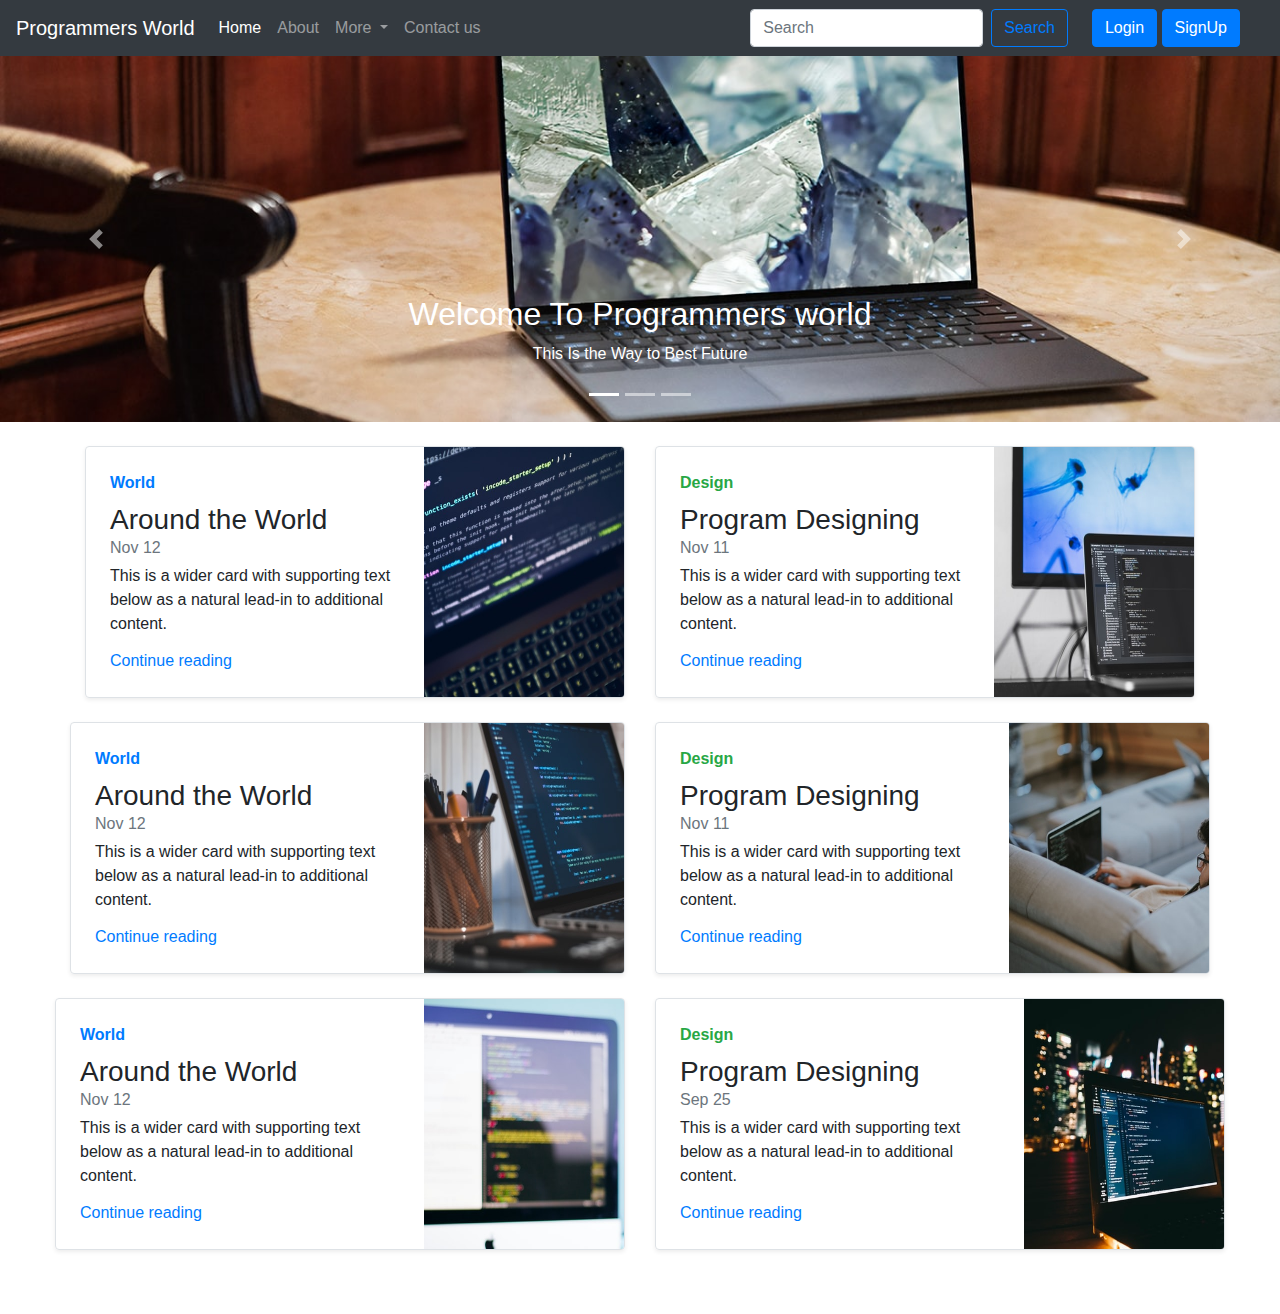
<file: index.html>
<!doctype html>
<html lang="en">

<head>
    <!-- Required meta tags -->
    <meta charset="utf-8">
    <meta name="viewport" content="width=device-width, initial-scale=1, shrink-to-fit=no">

    <!-- Bootstrap CSS -->
    <link rel="stylesheet" href="https://stackpath.bootstrapcdn.com/bootstrap/4.5.2/css/bootstrap.min.css"
        integrity="sha384-JcKb8q3iqJ61gNV9KGb8thSsNjpSL0n8PARn9HuZOnIxN0hoP+VmmDGMN5t9UJ0Z" crossorigin="anonymous">

    <title>Vikas-Programmers world!</title>
</head>

<body>
    <nav class="navbar navbar-expand-lg navbar-dark bg-dark">
        <a class="navbar-brand" href="/">Programmers World</a>
        <button class="navbar-toggler" type="button" data-toggle="collapse" data-target="#navbarSupportedContent"
            aria-controls="navbarSupportedContent" aria-expanded="false" aria-label="Toggle navigation">
            <span class="navbar-toggler-icon"></span>
        </button>

        <div class="collapse navbar-collapse" id="navbarSupportedContent">
            <ul class="navbar-nav mr-auto">
                <li class="nav-item active">
                    <a class="nav-link" href="#">Home <span class="sr-only">(current)</span></a>
                </li>
                <li class="nav-item">
                    <a class="nav-link" href="/about.html">About</a>
                </li>
                <li class="nav-item dropdown">
                    <a class="nav-link dropdown-toggle" href="#" id="navbarDropdown" role="button"
                        data-toggle="dropdown" aria-haspopup="true" aria-expanded="false">
                        More
                    </a>
                    <div class="dropdown-menu" aria-labelledby="navbarDropdown">
                        <a class="dropdown-item" href="#">C</a>
                        <a class="dropdown-item" href="#">C++</a>
                        <a class="dropdown-item" href="#">Java</a>
                        <div class="dropdown-divider"></div>
                        <a class="dropdown-item" href="#">more</a>
                    </div>
                </li>

                <li class="nav-item">
                    <a class="nav-link" href="/contact.html">Contact us</a>
                </li>
            </ul>
            <form class="form-inline my-2 my-lg-0">
                <input class="form-control mr-sm-2" type="search" placeholder="Search" aria-label="Search">
                <button class="btn btn-outline-primary   my-2 my-sm-0" type="submit">Search</button>
            </form>

            <div class="mx-4">
                <button type="button" class="btn btn-primary" data-toggle="modal" 
                data-target="#loginModal">Login</button>
                <button type="button" class="btn btn-primary" data-toggle="modal"
                 data-target="#SignUpModal">SignUp</button>
            </div>
        </div>
    </nav>

  
  
  <!-- Login Modal -->
  <div class="modal fade" id="loginModal" tabindex="-1" aria-labelledby="loginModalLabel" aria-hidden="true">
    <div class="modal-dialog">
      <div class="modal-content">
        <div class="modal-header">
          <h5 class="modal-title" id="loginModalLabel">Login To Programmers World</h5>
          <button type="button" class="close" data-dismiss="modal" aria-label="Close">
            <span aria-hidden="true">&times;</span>
          </button>
        </div>
        <div class="modal-body">
            <form>
                <div class="form-group">
                  <label for="exampleInputEmail1">Email address</label>
                  <input type="email" class="form-control" id="exampleInputEmail1" aria-describedby="emailHelp">
                  <small id="emailHelp" class="form-text text-muted">We'll never share your email with anyone else.</small>
                </div>
                <div class="form-group">
                  <label for="exampleInputPassword1">Password</label>
                  <input type="password" class="form-control" id="exampleInputPassword1">
                </div>
               
                <button type="submit" class="btn btn-primary">Login</button>
              </form>
        </div>
        <div class="modal-footer">
          <button type="button" class="btn btn-secondary" data-dismiss="modal">Close</button>
          
        </div>
      </div>
    </div>
  </div>
 
  <!--  SignUp Modal -->
  <div class="modal fade" id="SignUpModal" tabindex="-1" aria-labelledby="SignUpModalLabel" aria-hidden="true">
    <div class="modal-dialog">
      <div class="modal-content">
        <div class="modal-header">
          <h5 class="modal-title" id="SignUpModalLabel"> SignUp To Programmers World</h5>
          <button type="button" class="close" data-dismiss="modal" aria-label="Close">
            <span aria-hidden="true">&times;</span>
          </button>
        </div>
        <div class="modal-body">
            <form>
                <div class="form-group">
                  <label for="exampleInputEmail1">Email address</label>
                  
                  <input type="email" class="form-control" id="exampleInputEmail1" aria-describedby="emailHelp">
                  
                  <label for="exampleInputEmail1">Enter Your name</label>
                  <input type="name" class="form-control" id="name">
                </div>
                <div class="form-group">
                  <label for="exampleInputPassword1">Password</label>
                  <input type="password" class="form-control" id="exampleInputPassword1">
                  <label for="exampleInpuctPassword1"> Confirm Password</label>
                  <input type="cpassword" class="form-control" id="cexampleInputPassword1">
                </div>
                
                <button type="submit" class="btn btn-primary">Create an Account</button>
              </form>
        </div>
        <div class="modal-footer">
          <button type="button" class="btn btn-secondary" data-dismiss="modal">Close</button>
          
        </div>
        </div>
      </div>
    </div>
  </div>
    <div id="carouselExampleCaptions" class="carousel slide carousel-fade" data-ride="carousel">
        <ol class="carousel-indicators">
            <li data-target="#carouselExampleCaptions" data-slide-to="0" class="active"></li>
            <li data-target="#carouselExampleCaptions" data-slide-to="1"></li>
            <li data-target="#carouselExampleCaptions" data-slide-to="2"></li>
        </ol>
        <div class="carousel-inner">
            <div class="carousel-item active">
                <img src="/assets/4.jpg" class="d-block w-100" alt="...">
                <div class="carousel-caption d-none d-md-block">
                    <h2>Welcome To Programmers world</h2>
                    <p>This Is the Way to Best Future</p>
                </div>
            </div>
            <div class="carousel-item">
                <img src="/assets/1.jpg" class="d-block w-100" alt="...">
                <div class="carousel-caption d-none d-md-block">
                    <h2>Perfection to the world</h2>
                    <p>This Is the Way to Best Future</p>
                </div>
            </div>
            <div class="carousel-item">
                <img src="/assets/3.jpg" class="d-block w-100" alt="...">
                <div class="carousel-caption d-none d-md-block">
                    <h2> Programmers world</h2>
                    <p>This Is the Way to Best Future</p>
                </div>
            </div>
        </div>
        <a class="carousel-control-prev" href="#carouselExampleCaptions" role="button" data-slide="prev">
            <span class="carousel-control-prev-icon" aria-hidden="true"></span>
            <span class="sr-only">Previous</span>
        </a>
        <a class="carousel-control-next" href="#carouselExampleCaptions" role="button" data-slide="next">
            <span class="carousel-control-next-icon" aria-hidden="true"></span>
            <span class="sr-only">Next</span>
        </a>
    </div>
    <div class="container my-4">
        <div class="row mb-2">
            <div class="col-md-6">
                <div
                    class="row no-gutters border rounded overflow-hidden flex-md-row mb-4 shadow-sm h-md-250 position-relative">
                    <div class="col p-4 d-flex flex-column position-static">
                        <strong class="d-inline-block mb-2 text-primary">World</strong>
                        <h3 class="mb-0">Around the World</h3>
                        <div class="mb-1 text-muted">Nov 12</div>
                        <p class="card-text mb-auto">This is a wider card with supporting text below as a natural
                            lead-in to additional content.</p>
                        <a href="#" class="stretched-link">Continue reading</a>
                    </div>
                    <div class="col-auto d-none d-lg-block">
                        <img class="bd-placeholder-img" width="200" height="250" src="assets/thumb1.jpg">
                    </div>
                </div>
            </div>
            <div class="col-md-6">
                <div
                    class="row no-gutters border rounded overflow-hidden flex-md-row mb-4 shadow-sm h-md-250 position-relative">
                    <div class="col p-4 d-flex flex-column position-static">
                        <strong class="d-inline-block mb-2 text-success">Design </strong>
                        <h3 class="mb-0">Program Designing</h3>
                        <div class="mb-1 text-muted">Nov 11</div>
                        <p class="mb-auto">This is a wider card with supporting text below as a natural lead-in to
                            additional content.</p>
                        <a href="#" class="stretched-link">Continue reading</a>
                    </div>
                    <div class="col-auto d-none d-lg-block">
                        <img class="bd-placeholder-img" width="200" height="250" src="assets/thumb2.jpg">
                    </div>
                </div>
            </div>
            <div class="row mb-2">
                <div class="col-md-6">
                    <div
                        class="row no-gutters border rounded overflow-hidden flex-md-row mb-4 shadow-sm h-md-250 position-relative">
                        <div class="col p-4 d-flex flex-column position-static">
                            <strong class="d-inline-block mb-2 text-primary">World</strong>
                            <h3 class="mb-0">Around the World</h3>
                            <div class="mb-1 text-muted">Nov 12</div>
                            <p class="card-text mb-auto">This is a wider card with supporting text below as a natural
                                lead-in to additional content.</p>
                            <a href="#" class="stretched-link">Continue reading</a>
                        </div>
                        <div class="col-auto d-none d-lg-block">
                            <img class="bd-placeholder-img" width="200" height="250" src="assets/thumb3.jpg">
                        </div>
                    </div>
                </div>
                <div class="col-md-6">
                    <div
                        class="row no-gutters border rounded overflow-hidden flex-md-row mb-4 shadow-sm h-md-250 position-relative">
                        <div class="col p-4 d-flex flex-column position-static">
                            <strong class="d-inline-block mb-2 text-success">Design </strong>
                            <h3 class="mb-0">Program Designing</h3>
                            <div class="mb-1 text-muted">Nov 11</div>
                            <p class="mb-auto">This is a wider card with supporting text below as a natural lead-in to
                                additional content.</p>
                            <a href="#" class="stretched-link">Continue reading</a>
                        </div>
                        <div class="col-auto d-none d-lg-block">
                            <img class="bd-placeholder-img" width="200" height="250" src="assets/thumb4.jpg">
                        </div>
                    </div>
                </div>
                <div class="row mb-2">
                    <div class="col-md-6">
                        <div
                            class="row no-gutters border rounded overflow-hidden flex-md-row mb-4 shadow-sm h-md-250 position-relative">
                            <div class="col p-4 d-flex flex-column position-static">
                                <strong class="d-inline-block mb-2 text-primary">World</strong>
                                <h3 class="mb-0">Around the World</h3>
                                <div class="mb-1 text-muted">Nov 12</div>
                                <p class="card-text mb-auto">This is a wider card with supporting text below as a
                                    natural
                                    lead-in to additional content.</p>
                                <a href="#" class="stretched-link">Continue reading</a>
                            </div>
                            <div class="col-auto d-none d-lg-block">
                                <img class="bd-placeholder-img" width="200" height="250" src="assets/thumb5.jpg">
                            </div>
                        </div>
                    </div>
                    <div class="col-md-6">
                        <div
                            class="row no-gutters border rounded overflow-hidden flex-md-row mb-4 shadow-sm h-md-250 position-relative">
                            <div class="col p-4 d-flex flex-column position-static">
                                <strong class="d-inline-block mb-2 text-success">Design </strong>
                                <h3 class="mb-0">Program Designing</h3>
                                <div class="mb-1 text-muted">Sep 25</div>
                                <p class="mb-auto">This is a wider card with supporting text below as a natural lead-in
                                    to
                                    additional content.</p>
                                <a href="#" class="stretched-link">Continue reading</a>
                            </div>
                            <div class="col-auto d-none d-lg-block">
                                <img class="bd-placeholder-img" width="200" height="250" src="assets/thumb6.jpg">
                            </div>
                        </div>
                    </div>

                </div>

                <!-- Optional JavaScript -->
                <!-- jQuery first, then Popper.js, then Bootstrap JS -->
                <script src="https://code.jquery.com/jquery-3.5.1.slim.min.js"
                    integrity="sha384-DfXdz2htPH0lsSSs5nCTpuj/zy4C+OGpamoFVy38MVBnE+IbbVYUew+OrCXaRkfj"
                    crossorigin="anonymous"></script>
                <script src="https://cdn.jsdelivr.net/npm/popper.js@1.16.1/dist/umd/popper.min.js"
                    integrity="sha384-9/reFTGAW83EW2RDu2S0VKaIzap3H66lZH81PoYlFhbGU+6BZp6G7niu735Sk7lN"
                    crossorigin="anonymous"></script>
                <script src="https://stackpath.bootstrapcdn.com/bootstrap/4.5.2/js/bootstrap.min.js"
                    integrity="sha384-B4gt1jrGC7Jh4AgTPSdUtOBvfO8shuf57BaghqFfPlYxofvL8/KUEfYiJOMMV+rV"
                    crossorigin="anonymous"></script>
</body>

</html>
</file>
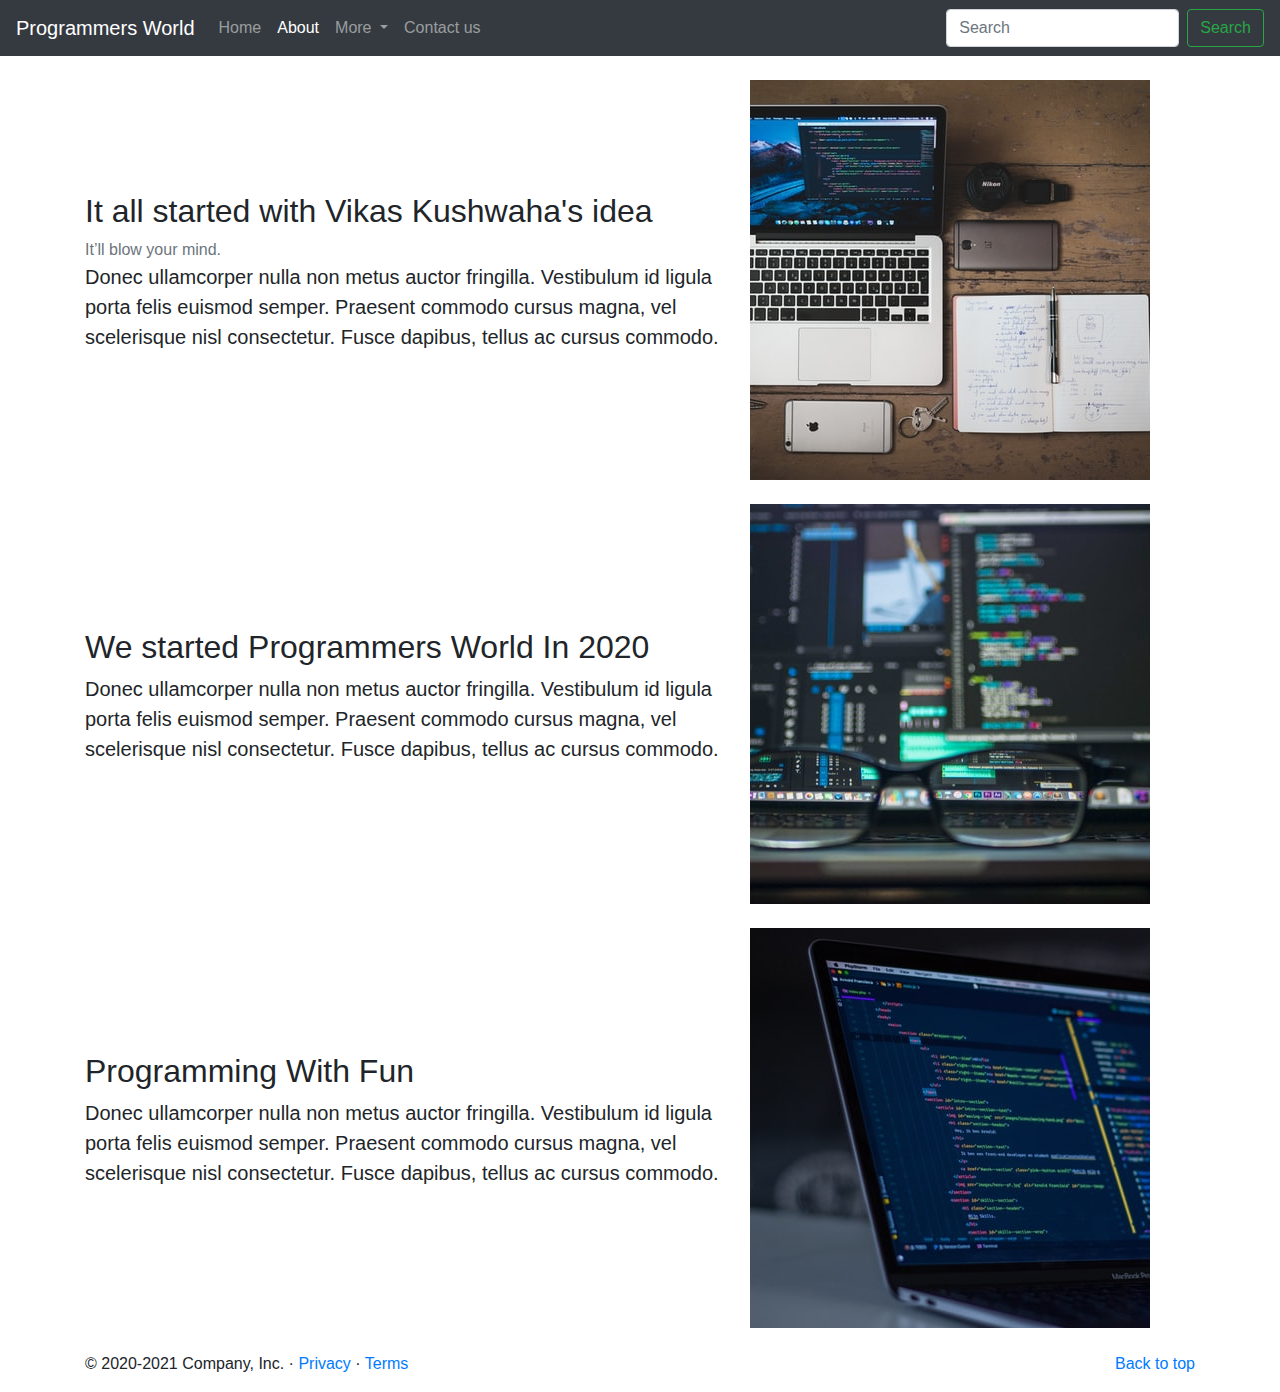
<file: about.html>
<!doctype html>
<html lang="en">

<head>
    <!-- Required meta tags -->
    <meta charset="utf-8">
    <meta name="viewport" content="width=device-width, initial-scale=1, shrink-to-fit=no">

    <!-- Bootstrap CSS -->
    <link rel="stylesheet" href="https://stackpath.bootstrapcdn.com/bootstrap/4.5.2/css/bootstrap.min.css"
        integrity="sha384-JcKb8q3iqJ61gNV9KGb8thSsNjpSL0n8PARn9HuZOnIxN0hoP+VmmDGMN5t9UJ0Z" crossorigin="anonymous">

    <title>Vikas-Programmers world!</title>
</head>

<body>
    <nav class="navbar navbar-expand-lg navbar-dark bg-dark">
        <a class="navbar-brand" href="/index.html">Programmers World</a>
        <button class="navbar-toggler" type="button" data-toggle="collapse" data-target="#navbarSupportedContent"
            aria-controls="navbarSupportedContent" aria-expanded="false" aria-label="Toggle navigation">
            <span class="navbar-toggler-icon"></span>
        </button>

        <div class="collapse navbar-collapse" id="navbarSupportedContent">
            <ul class="navbar-nav mr-auto">
                <li class="nav-item ">
                    <a class="nav-link" href="/index.html">Home <span class="sr-only">(current)</span></a>
                </li>
                <li class="nav-item active">
                    <a class="nav-link" href="/about.html">About</a>
                </li>
                <li class="nav-item dropdown">
                    <a class="nav-link dropdown-toggle" href="#" id="navbarDropdown" role="button"
                        data-toggle="dropdown" aria-haspopup="true" aria-expanded="false">
                        More
                    </a>
                    <div class="dropdown-menu" aria-labelledby="navbarDropdown">
                        <a class="dropdown-item" href="#">C</a>
                        <a class="dropdown-item" href="#">C++</a>
                        <a class="dropdown-item" href="#">Java</a>
                        <div class="dropdown-divider"></div>
                        <a class="dropdown-item" href="#">more</a>
                    </div>
                </li>

                <li class="nav-item">
                    <a class="nav-link" href="/vikaskushwaha/contact.html">Contact us</a>
                </li>
            </ul>
            <form class="form-inline my-2 my-lg-0">
                <input class="form-control mr-sm-2" type="search" placeholder="Search" aria-label="Search">
                <button class="btn btn-outline-success my-2 my-sm-0" type="submit">Search</button>
            </form>
        </div>
    </nav>
</div>
<div class="container my-4">
    <div class="row featurette d-flex justify-content-center align-items-center">
        <div class="col-md-7 order-md- ">
            <h2 class="featurette-heading">It all started with Vikas Kushwaha's idea </h2><span class="text-muted">It’ll blow your
                mind.</span>
            <p class="lead">Donec ullamcorper nulla non metus auctor fringilla. Vestibulum id ligula porta felis
                euismod semper. Praesent commodo cursus magna, vel scelerisque nisl consectetur. Fusce dapibus,
                tellus ac cursus commodo.</p>
        </div>
        <div class="col-md-5">
            <img  src="/assets/about1.jpg" class="img-fluid" >
        </div>
    </div>
    </div>
    <div class="container my-4">
        <div class="row featurette d-flex justify-content-center align-items-center">
            <div class="col-md-7 order-md-">
                <h2 class="featurette-heading">We started Programmers World In 2020 </h2>
                <p class="lead">Donec ullamcorper nulla non metus auctor fringilla. Vestibulum id ligula porta felis
                    euismod semper. Praesent commodo cursus magna, vel scelerisque nisl consectetur. Fusce dapibus,
                    tellus ac cursus commodo.</p>
            </div>
            <div class="col-md-5">
                <img src="/assets/about2.jpg" class="img-fluid" >
            </div>
        </div>
    </div>
    <div class="container my-4">
        <div class="row featurette d-flex justify-content-center align-items-center">
            <div class="col-md-7 order-md-">
                <h2 class="featurette-heading">Programming With Fun </h2>
                <p class="lead">Donec ullamcorper nulla non metus auctor fringilla. Vestibulum id ligula porta felis
                    euismod semper. Praesent commodo cursus magna, vel scelerisque nisl consectetur. Fusce dapibus,
                    tellus ac cursus commodo.</p>
            </div>
            <div class="col-md-5">
                
             <img  src="/assets/about3.jpg" class="img-fluid"   >
            </div>
        </div>
    </div>
    <footer class="container">
        <p class="float-right"><a href="#">Back to top</a></p>
        <p>© 2020-2021 Company, Inc. · <a href="#">Privacy</a> · <a href="#">Terms</a></p>
      </footer>
    <!-- Optional JavaScript -->
    <!-- jQuery first, then Popper.js, then Bootstrap JS -->
    <script src="https://code.jquery.com/jquery-3.5.1.slim.min.js"
        integrity="sha384-DfXdz2htPH0lsSSs5nCTpuj/zy4C+OGpamoFVy38MVBnE+IbbVYUew+OrCXaRkfj"
        crossorigin="anonymous"></script>
    <script src="https://cdn.jsdelivr.net/npm/popper.js@1.16.1/dist/umd/popper.min.js"
        integrity="sha384-9/reFTGAW83EW2RDu2S0VKaIzap3H66lZH81PoYlFhbGU+6BZp6G7niu735Sk7lN"
        crossorigin="anonymous"></script>
    <script src="https://stackpath.bootstrapcdn.com/bootstrap/4.5.2/js/bootstrap.min.js"
        integrity="sha384-B4gt1jrGC7Jh4AgTPSdUtOBvfO8shuf57BaghqFfPlYxofvL8/KUEfYiJOMMV+rV"
        crossorigin="anonymous"></script>
</body>

</html>
</file>
